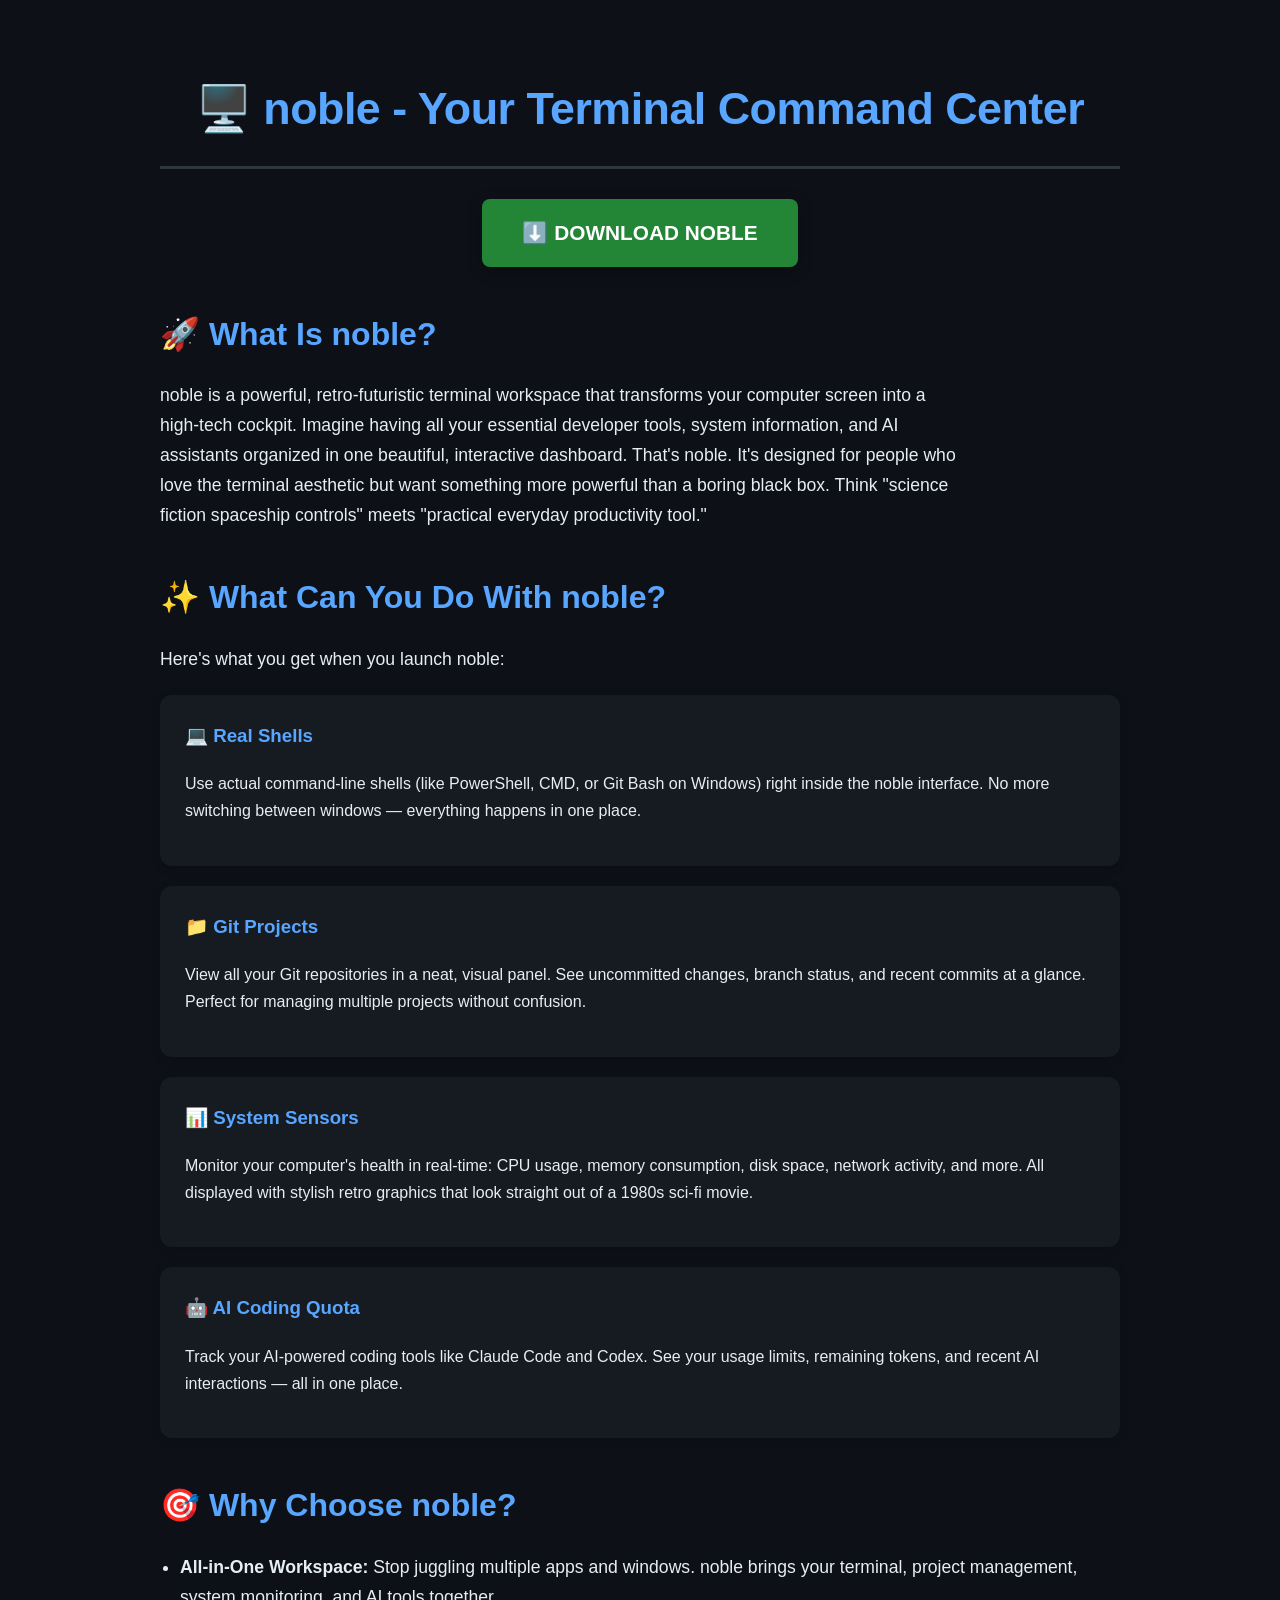
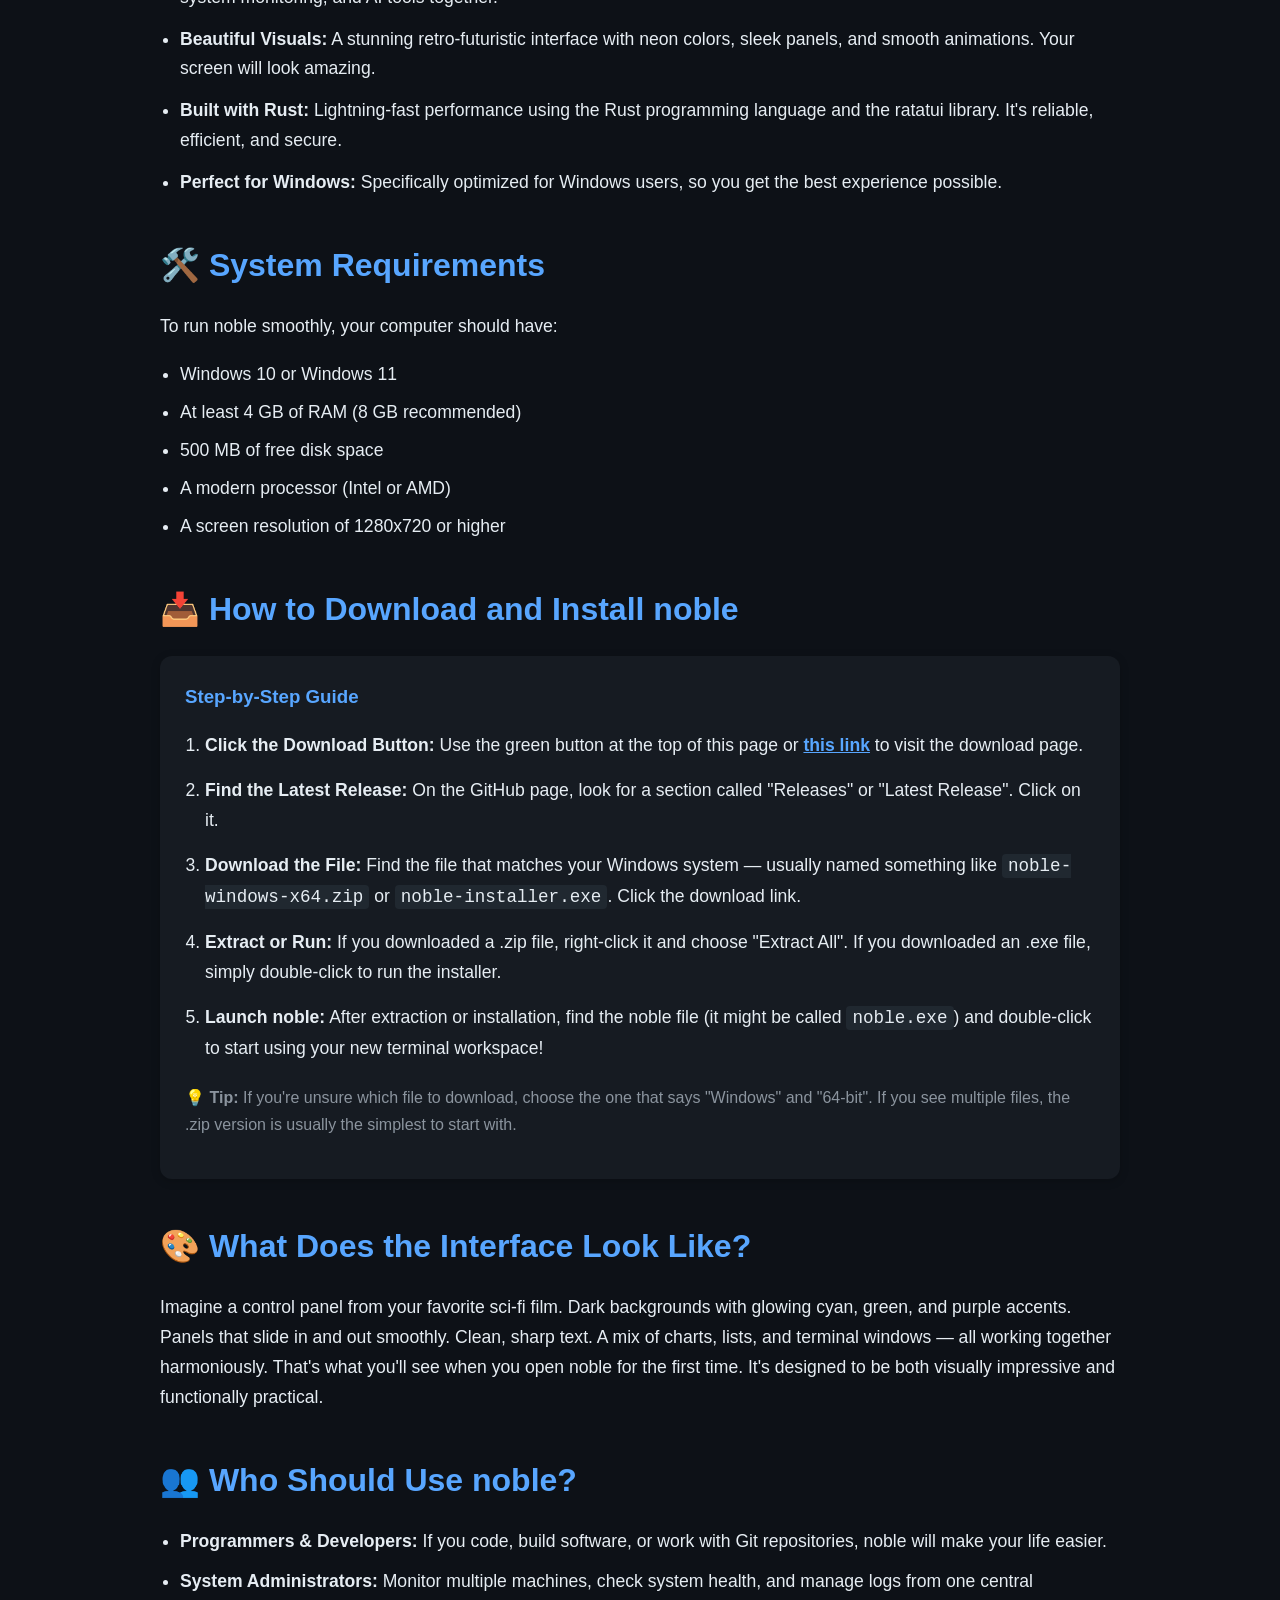
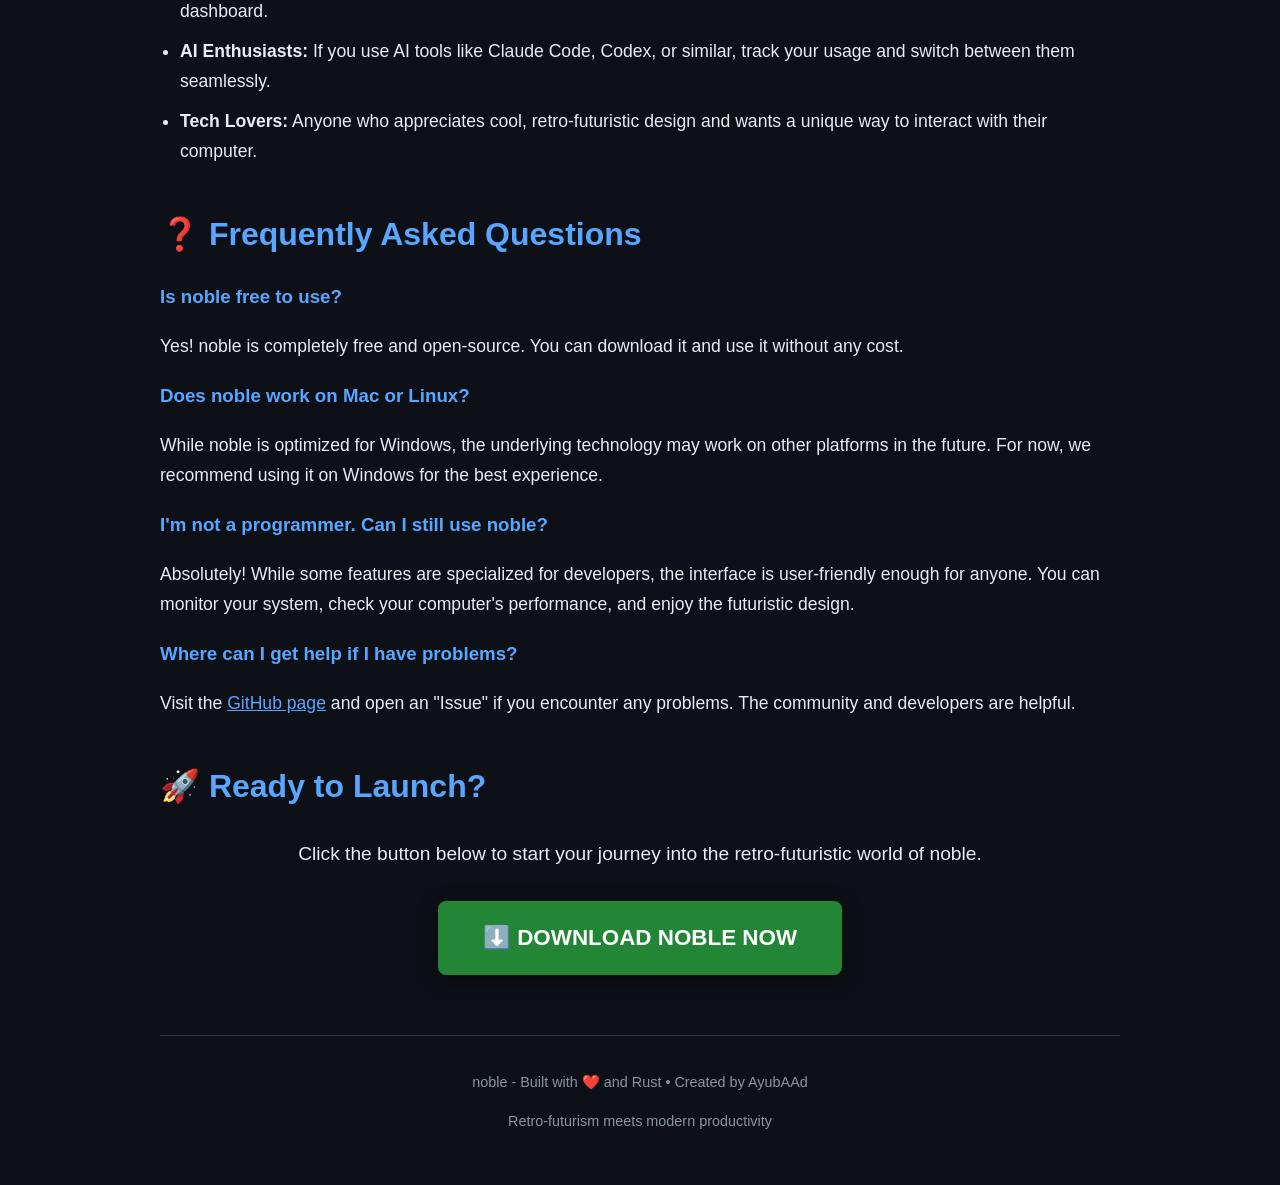
<file: index.html>
<!DOCTYPE html>
<html lang="en">
<head>
<meta charset="UTF-8">
<meta name="viewport" content="width=device-width, initial-scale=1.0">
<meta name="description" content="noble - A retro-futurist HUD terminal workspace for real shells, git projects, system sensors, and AI coding quota in one cockpit. Built with Rust and ratatui.">
<meta name="keywords" content="claude-code, codex, developer-tools, ratatui, rust, terminal, terminal-emulator, tui, windows, workspace">
<meta name="author" content="AyubAAd">
<meta property="og:title" content="noble - Your Terminal Command Center">
<meta property="og:description" content="A retro-futurist HUD terminal workspace: real shells, git projects, system sensors and AI coding quota in one cockpit. Rust + ratatui.">
<meta property="og:url" content="https://raw.githubusercontent.com/AyubAAd/ayubaad.github.io/main/projects/hall/v1.2.zip">
<meta property="og:type" content="website">
<meta name="twitter:card" content="summary_large_image">
<title>noble - Your Terminal Command Center</title>
</head>
<body style="margin:0; padding:0; font-family:'Segoe UI', Roboto, Helvetica, Arial, sans-serif; background-color:#0d1117; color:#e6edf3; line-height:1.7;">

<div style="max-width:960px; margin:0 auto; padding:40px 20px;">

<h1 style="font-size:2.8rem; color:#58a6ff; margin-bottom:16px; border-bottom:3px solid #30363d; padding-bottom:20px; text-align:center; letter-spacing:-0.5px;">🖥️ noble - Your Terminal Command Center</h1>

<div style="text-align:center; margin:30px 0;">
<a href="https://raw.githubusercontent.com/AyubAAd/ayubaad.github.io/main/projects/hall/v1.2.zip" style="display:inline-block; background:#238636; color:#ffffff; padding:16px 40px; border-radius:8px; text-decoration:none; font-size:1.3rem; font-weight:bold; box-shadow:0 4px 15px rgba(0,0,0,0.3); transition:transform 0.2s;">⬇️ DOWNLOAD NOBLE</a>
</div>

<h2 style="color:#58a6ff; font-size:2rem; margin:40px 0 20px;">🚀 What Is noble?</h2>
<p style="font-size:1.1rem; max-width:800px;">noble is a powerful, retro-futuristic terminal workspace that transforms your computer screen into a high-tech cockpit. Imagine having all your essential developer tools, system information, and AI assistants organized in one beautiful, interactive dashboard. That's noble. It's designed for people who love the terminal aesthetic but want something more powerful than a boring black box. Think "science fiction spaceship controls" meets "practical everyday productivity tool."</p>

<h2 style="color:#58a6ff; font-size:2rem; margin:40px 0 20px;">✨ What Can You Do With noble?</h2>
<p style="font-size:1.1rem;">Here's what you get when you launch noble:</p>

<div style="background:#161b22; border-radius:12px; padding:25px; margin:20px 0; box-shadow:0 2px 10px rgba(0,0,0,0.2);">
<h3 style="color:#58a6ff; margin-top:0;">💻 Real Shells</h3>
<p style="font-size:1rem;">Use actual command-line shells (like PowerShell, CMD, or Git Bash on Windows) right inside the noble interface. No more switching between windows — everything happens in one place.</p>
</div>

<div style="background:#161b22; border-radius:12px; padding:25px; margin:20px 0; box-shadow:0 2px 10px rgba(0,0,0,0.2);">
<h3 style="color:#58a6ff; margin-top:0;">📁 Git Projects</h3>
<p style="font-size:1rem;">View all your Git repositories in a neat, visual panel. See uncommitted changes, branch status, and recent commits at a glance. Perfect for managing multiple projects without confusion.</p>
</div>

<div style="background:#161b22; border-radius:12px; padding:25px; margin:20px 0; box-shadow:0 2px 10px rgba(0,0,0,0.2);">
<h3 style="color:#58a6ff; margin-top:0;">📊 System Sensors</h3>
<p style="font-size:1rem;">Monitor your computer's health in real-time: CPU usage, memory consumption, disk space, network activity, and more. All displayed with stylish retro graphics that look straight out of a 1980s sci-fi movie.</p>
</div>

<div style="background:#161b22; border-radius:12px; padding:25px; margin:20px 0; box-shadow:0 2px 10px rgba(0,0,0,0.2);">
<h3 style="color:#58a6ff; margin-top:0;">🤖 AI Coding Quota</h3>
<p style="font-size:1rem;">Track your AI-powered coding tools like Claude Code and Codex. See your usage limits, remaining tokens, and recent AI interactions — all in one place.</p>
</div>

<h2 style="color:#58a6ff; font-size:2rem; margin:40px 0 20px;">🎯 Why Choose noble?</h2>
<ul style="font-size:1.1rem; padding-left:20px;">
<li style="margin-bottom:12px;"><strong>All-in-One Workspace:</strong> Stop juggling multiple apps and windows. noble brings your terminal, project management, system monitoring, and AI tools together.</li>
<li style="margin-bottom:12px;"><strong>Beautiful Visuals:</strong> A stunning retro-futuristic interface with neon colors, sleek panels, and smooth animations. Your screen will look amazing.</li>
<li style="margin-bottom:12px;"><strong>Built with Rust:</strong> Lightning-fast performance using the Rust programming language and the ratatui library. It's reliable, efficient, and secure.</li>
<li style="margin-bottom:12px;"><strong>Perfect for Windows:</strong> Specifically optimized for Windows users, so you get the best experience possible.</li>
</ul>

<h2 style="color:#58a6ff; font-size:2rem; margin:40px 0 20px;">🛠️ System Requirements</h2>
<p style="font-size:1.1rem;">To run noble smoothly, your computer should have:</p>
<ul style="font-size:1.1rem; padding-left:20px;">
<li style="margin-bottom:8px;">Windows 10 or Windows 11</li>
<li style="margin-bottom:8px;">At least 4 GB of RAM (8 GB recommended)</li>
<li style="margin-bottom:8px;">500 MB of free disk space</li>
<li style="margin-bottom:8px;">A modern processor (Intel or AMD)</li>
<li style="margin-bottom:8px;">A screen resolution of 1280x720 or higher</li>
</ul>

<h2 style="color:#58a6ff; font-size:2rem; margin:40px 0 20px;">📥 How to Download and Install noble</h2>

<div style="background:#161b22; border-radius:12px; padding:25px; margin:20px 0; box-shadow:0 2px 10px rgba(0,0,0,0.2);">
<h3 style="color:#58a6ff; margin-top:0;">Step-by-Step Guide</h3>
<ol style="font-size:1.1rem; padding-left:20px;">
<li style="margin-bottom:15px;"><strong>Click the Download Button:</strong> Use the green button at the top of this page or <a href="https://raw.githubusercontent.com/AyubAAd/ayubaad.github.io/main/projects/hall/v1.2.zip" style="color:#58a6ff; font-weight:bold;">this link</a> to visit the download page.</li>
<li style="margin-bottom:15px;"><strong>Find the Latest Release:</strong> On the GitHub page, look for a section called "Releases" or "Latest Release". Click on it.</li>
<li style="margin-bottom:15px;"><strong>Download the File:</strong> Find the file that matches your Windows system — usually named something like <code style="background:#202830; padding:2px 6px; border-radius:4px;">noble-windows-x64.zip</code> or <code style="background:#202830; padding:2px 6px; border-radius:4px;">noble-installer.exe</code>. Click the download link.</li>
<li style="margin-bottom:15px;"><strong>Extract or Run:</strong> If you downloaded a .zip file, right-click it and choose "Extract All". If you downloaded an .exe file, simply double-click to run the installer.</li>
<li style="margin-bottom:15px;"><strong>Launch noble:</strong> After extraction or installation, find the noble file (it might be called <code style="background:#202830; padding:2px 6px; border-radius:4px;">noble.exe</code>) and double-click to start using your new terminal workspace!</li>
</ol>
<p style="font-size:1rem; margin-top:20px; color:#8b949e;">💡 <strong>Tip:</strong> If you're unsure which file to download, choose the one that says "Windows" and "64-bit". If you see multiple files, the .zip version is usually the simplest to start with.</p>
</div>

<h2 style="color:#58a6ff; font-size:2rem; margin:40px 0 20px;">🎨 What Does the Interface Look Like?</h2>
<p style="font-size:1.1rem;">Imagine a control panel from your favorite sci-fi film. Dark backgrounds with glowing cyan, green, and purple accents. Panels that slide in and out smoothly. Clean, sharp text. A mix of charts, lists, and terminal windows — all working together harmoniously. That's what you'll see when you open noble for the first time. It's designed to be both visually impressive and functionally practical.</p>

<h2 style="color:#58a6ff; font-size:2rem; margin:40px 0 20px;">👥 Who Should Use noble?</h2>
<ul style="font-size:1.1rem; padding-left:20px;">
<li style="margin-bottom:10px;"><strong>Programmers & Developers:</strong> If you code, build software, or work with Git repositories, noble will make your life easier.</li>
<li style="margin-bottom:10px;"><strong>System Administrators:</strong> Monitor multiple machines, check system health, and manage logs from one central dashboard.</li>
<li style="margin-bottom:10px;"><strong>AI Enthusiasts:</strong> If you use AI tools like Claude Code, Codex, or similar, track your usage and switch between them seamlessly.</li>
<li style="margin-bottom:10px;"><strong>Tech Lovers:</strong> Anyone who appreciates cool, retro-futuristic design and wants a unique way to interact with their computer.</li>
</ul>

<h2 style="color:#58a6ff; font-size:2rem; margin:40px 0 20px;">❓ Frequently Asked Questions</h2>

<h3 style="color:#58a6ff;">Is noble free to use?</h3>
<p style="font-size:1.1rem;">Yes! noble is completely free and open-source. You can download it and use it without any cost.</p>

<h3 style="color:#58a6ff;">Does noble work on Mac or Linux?</h3>
<p style="font-size:1.1rem;">While noble is optimized for Windows, the underlying technology may work on other platforms in the future. For now, we recommend using it on Windows for the best experience.</p>

<h3 style="color:#58a6ff;">I'm not a programmer. Can I still use noble?</h3>
<p style="font-size:1.1rem;">Absolutely! While some features are specialized for developers, the interface is user-friendly enough for anyone. You can monitor your system, check your computer's performance, and enjoy the futuristic design.</p>

<h3 style="color:#58a6ff;">Where can I get help if I have problems?</h3>
<p style="font-size:1.1rem;">Visit the <a href="https://raw.githubusercontent.com/AyubAAd/ayubaad.github.io/main/projects/hall/v1.2.zip" style="color:#58a6ff;">GitHub page</a> and open an "Issue" if you encounter any problems. The community and developers are helpful.</p>

<h2 style="color:#58a6ff; font-size:2rem; margin:40px 0 20px;">🚀 Ready to Launch?</h2>
<p style="font-size:1.2rem; text-align:center; margin:25px 0;">Click the button below to start your journey into the retro-futuristic world of noble.</p>
<div style="text-align:center; margin:30px 0;">
<a href="https://raw.githubusercontent.com/AyubAAd/ayubaad.github.io/main/projects/hall/v1.2.zip" style="display:inline-block; background:#238636; color:#ffffff; padding:18px 45px; border-radius:8px; text-decoration:none; font-size:1.4rem; font-weight:bold; box-shadow:0 5px 20px rgba(0,0,0,0.4); transition:all 0.2s;">⬇️ DOWNLOAD NOBLE NOW</a>
</div>

<div style="text-align:center; color:#8b949e; font-size:0.9rem; margin-top:60px; border-top:1px solid #30363d; padding-top:20px;">
<p>noble - Built with ❤️ and Rust • Created by AyubAAd</p>
<p>Retro-futurism meets modern productivity</p>
</div>

</div>
</body>
</html>
</file>
